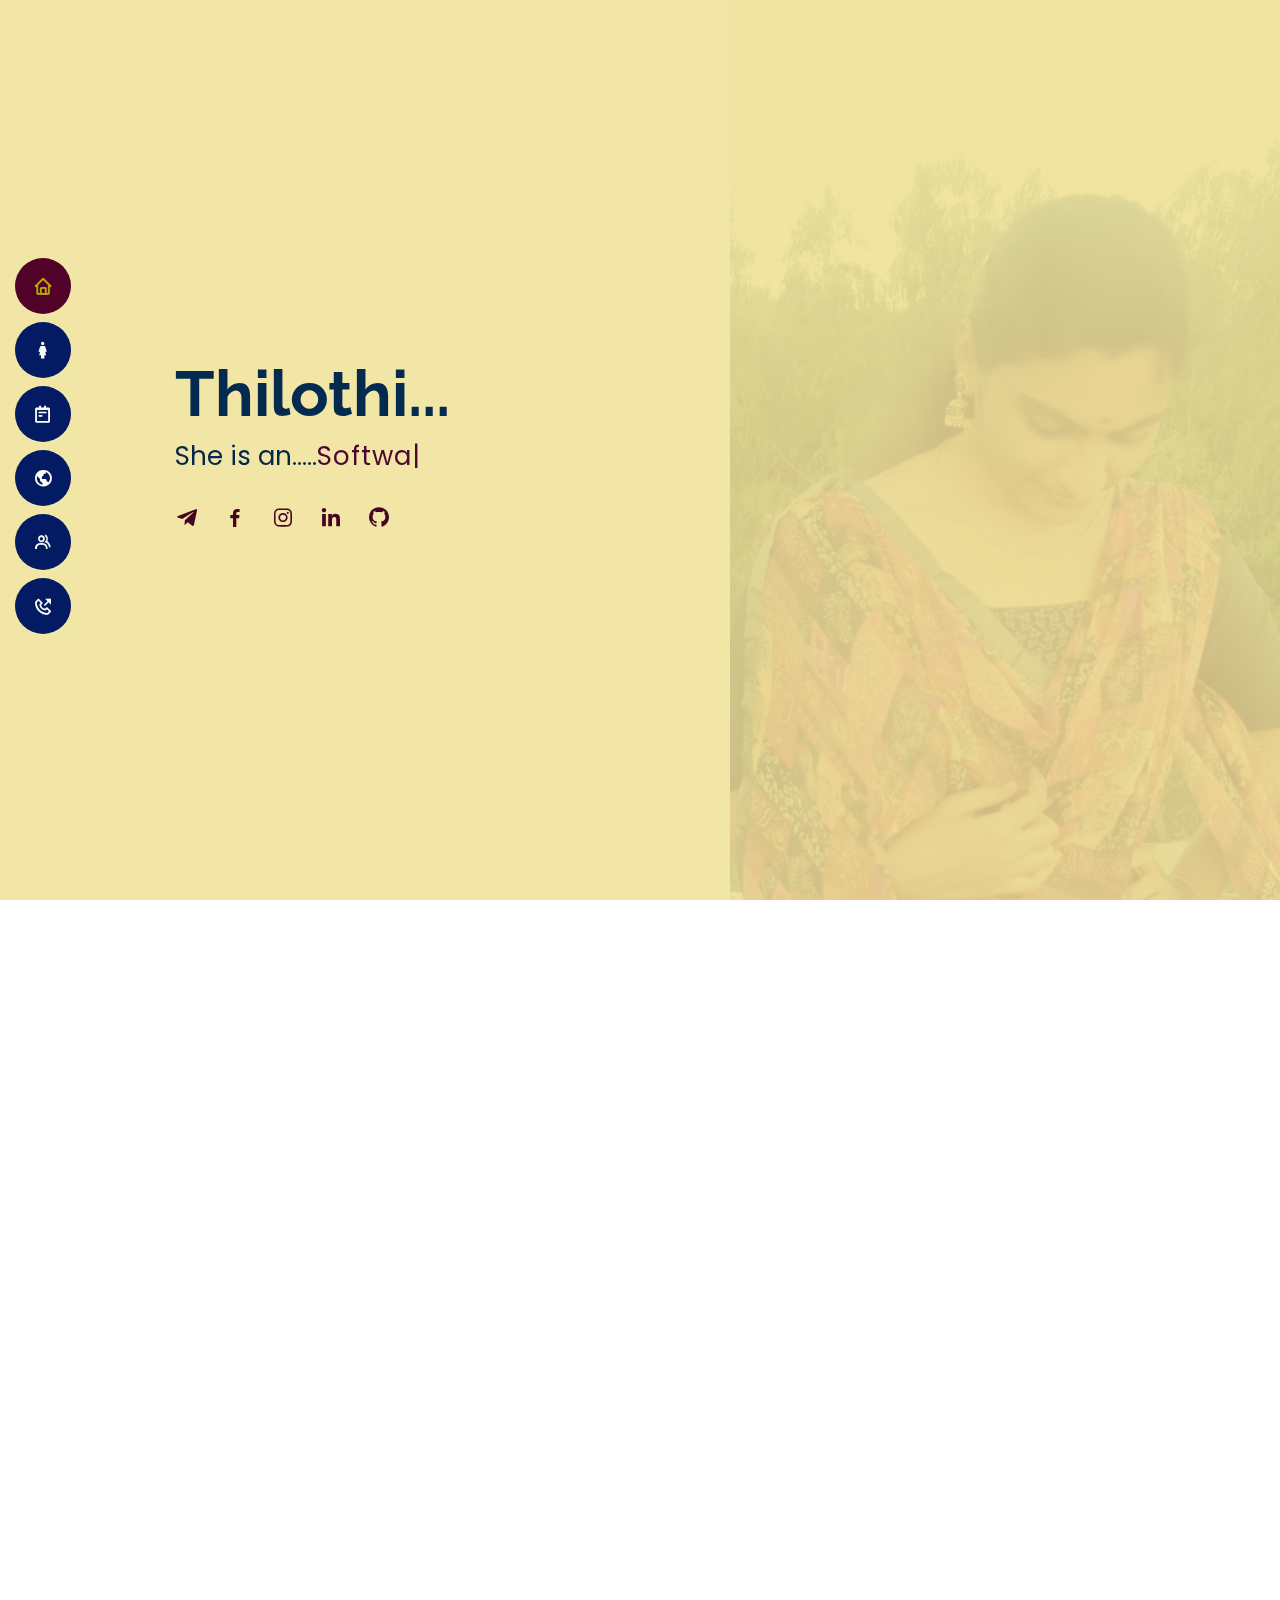
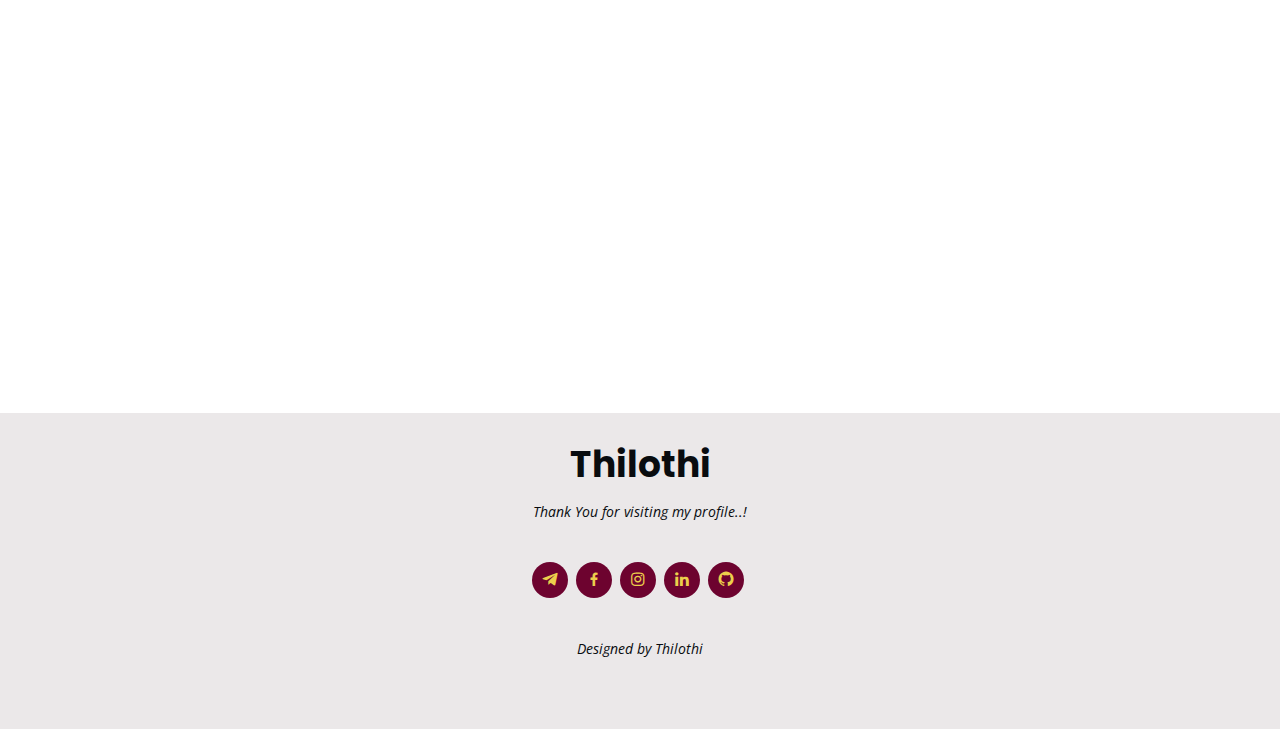
<file: index.html>
<!DOCTYPE html>
<html lang="en">

<head>
  <meta charset="utf-8">
  <meta content="width=device-width, initial-scale=1.0" name="viewport">

  <title>MyResume</title>
  <meta content="" name="description">
  <meta content="" name="keywords">

  <!-- Favicons -->
  <link href="../static/assets/img/apple-touch-icon.3.jpg" rel="icon">
  <link href="../static/assets/img/apple-touch-icon.png" rel="apple-touch-icon">

  <!-- Google Fonts -->
  <link
    href="https://fonts.googleapis.com/css?family=Open+Sans:300,300i,400,400i,600,600i,700,700i|Raleway:300,300i,400,400i,500,500i,600,600i,700,700i|Poppins:300,300i,400,400i,500,500i,600,600i,700,700i"
    rel="stylesheet">

  <!-- Vendor CSS Files -->
  <link href="../static/assets/vendor/bootstrap/css/bootstrap.min.css" rel="stylesheet">
  <link href="../static/assets/vendor/icofont/icofont.min.css" rel="stylesheet">
  <link href="../static/assets/vendor/boxicons/css/boxicons.min.css" rel="stylesheet">
  <link href="../static/assets/vendor/venobox/venobox.css" rel="stylesheet">
  <link href="../static/assets/vendor/owl.carousel/assets/owl.carousel.min.css" rel="stylesheet">
  <link href="../static/assets/vendor/aos/aos.css" rel="stylesheet">

  <!-- Template Main CSS File -->
  <link href="../static/assets/css/style.css" rel="stylesheet">

  <!-- =======================================================
  * Template Name: MyResume - v2.2.1
  * Template URL: https://bootstrapmade.com/free-html-bootstrap-template-my-resume/
  * Author: BootstrapMade.com
  * License: https://bootstrapmade.com/license/
  ======================================================== -->
</head>

<body>

  <!-- ======= Mobile nav toggle button ======= -->
  <button type="button" class="mobile-nav-toggle d-xl-none"><i class="icofont-navigation-menu"></i></button>

  <!-- ======= Header ======= -->
  <header id="header" class="d-flex flex-column justify-content-center">

    <nav class="nav-menu">
      <ul>
        <li class="active"><a href="#hero"><i class="bx bx-home"></i> <span>Home</span></a></li>
        <li><a href="#about"><i class="bx bx-female"></i> <span>About</span></a></li>
        <li><a href="#resume"><i class="bx bx-notepad"></i> <span>Resume</span></a></li>
        <li><a href="#portfolio"><i class="bx bx-world"></i> <span>Portfolio</span></a></li>
        <li><a href="#testimonials"><i class="bx bx-group"></i> <span>Testimonials</span></a></li>
        <li><a href="#contact"><i class="bx bx-phone-outgoing"></i> <span>Contact</span></a></li>
      </ul>
    </nav><!-- .nav-menu -->

  </header><!-- End Header -->

  <!-- ======= Hero Section ======= -->
  <section id="hero" class="d-flex flex-column justify-content-center">
    <div class="container" data-aos="zoom-in" data-aos-delay="100">
      <h1>Thilothi...</h1>
      <p>She is an.....<span class="typed"
          data-typed-items="Software Engineer,Fullstack Developer,Designer, Photographer"></span></p>
      <div class="social-links">
        <a href="#" class="telegram"><i class="bx bxl-telegram"></i></a>
        <a href="https://www.facebook.com/thilothi.ravichandran" class="facebook"><i class="bx bxl-facebook"></i></a>
        <a href="https://instagram.com/mystical_dove_14?igshid=qk7fp48is6ob" class="instagram"><i
            class="bx bxl-instagram"></i></a>
        <a href="https://www.linkedin.com/in/thilothi-ravichandran-5655841b7" class="linkedin"><i
            class="bx bxl-linkedin"></i></a>
        <a href="https://github.com/Thilothi-R" class="Github"><i class="bx bxl-github"></i></a>
      </div>
    </div>
  </section><!-- End Hero -->

  <main id="main">

    <!-- ======= About Section ======= -->
    <section id="about" class="about">
      <div class="container" data-aos="fade-up">

        <div class="section-title">
          <h2><i class="icofont-qq icofont-2x"></i>About</h2>
          <p>My name is Thilothi.I am completed my Bachelor of Engineering (ECE) in St.Joseph college of
            Engineering,Sriperumbudur.</p>
        </div>

        <div class="row">
          <div class="col-lg-4">
            <img src="../static/assets/img/profile.1.jpg" class="img-fluid" alt="">
          </div>
          <div class="col-lg-8 pt-4 pt-lg-0 content">
            <h3>FULLSTACK DEVELOPER</h3>
            <p>
              <i class="icofont-circled-right"></i>A full stack developer is a unicorn in the world of web development.
              <br>
              <i class="icofont-circled-right"></i> The full stack web developer must be an expert in front-end
              development, databases, and back-end development.<br>
              <i class="icofont-circled-right"></i>It is one of the hottest and trending jobs in the current job scene
              and will be there for the next few years.

            </p>
            <div class="row">
              <div class="col-lg-6">
                <ul>
                  <li><i class="icofont-dart"></i> <strong>Birthday:</strong> 4 SEP 2000</li>
                  <li><i class="icofont-dart"></i> <strong>Website:</strong> www.thilothi.com</li>
                  <li><i class="icofont-dart"></i> <strong>Phone:</strong>9876543210</li>
                  <li><i class="icofont-dart"></i> <strong>City:</strong>Thiruvarur</li>
                </ul>
              </div>
              <div class="col-lg-6">
                <ul>
                  <li><i class="icofont-dart"></i> <strong>Age:</strong> 20</li>
                  <li><i class="icofont-dart"></i> <strong>Degree:</strong>B.E(ECE)</li>
                  <li><i class="icofont-dart"></i> <strong>Email:</strong> email@thilothi.com</li>
                  <li><i class="icofont-dart"></i> <strong>Level:</strong>Fresher</li>
                </ul>
              </div>
            </div>
            <p>
              <i class="icofont-arrow-right"></i>I am a self-starter with strong interpersonal skills.<br>
              <i class="icofont-arrow-right"></i>I work efficiently both as an individual contributor as well as along
              with a team. <br>
              <i class="icofont-arrow-right"></i> I am a quick learner and believe in learning from my mistakes for I
              strongly feel that this virtue will take me ahead in life and career.</i>
            </p>
          </div>
        </div>

      </div>
    </section><!-- End About Section -->

    <!-- ======= Facts Section ======= -->
    <section id="facts" class="facts">
      <div class="container" data-aos="fade-up">

        <div class="section-title">
          <h2><i class="icofont-lens"></i> Facts</h2>
          <p>Here...You know about me little bit more...!!</p>
        </div>

        <div class="row">

          <div class="col-lg-3 col-md-6">
            <div class="count-box">
              <i class="icofont-simple-smile"></i>
              <p> <strong>Strength</strong></p>
              <p>Creativity <br>Versatility<br>Flexibility<br>Focused</p>
            </div>
          </div>

          <div class="col-lg-3 col-md-6 mt-5 mt-md-0">
            <div class="count-box">
              <i class="icofont-stuck-out-tongue"></i>
              <p> <strong>Weakness</strong></p>
              <p>Too detail oriented <br>Too sensitive</p>
            </div>
          </div>

          <div class="col-lg-3 col-md-6 mt-5 mt-lg-0">
            <div class="count-box">
              <i class="icofont-heart-eyes"></i>
              <p> <strong>Interests</strong></p>
              <p>Music <br>Travel <br>Cooking</p>
            </div>
          </div>

          <div class="col-lg-3 col-md-6 mt-5 mt-lg-0">
            <div class="count-box">
              <i class="icofont-win-trophy"></i>
              <p> <strong>Sports</strong></p>
              <p>Tennis player <br>swimmer <br>chess player</p>
            </div>
          </div>

        </div>

      </div>
    </section><!-- End Facts Section -->

    <!-- ======= Skills Section ======= -->
    <section id="skills" class="skills section-bg">
      <div class="container" data-aos="fade-up">

        <div class="section-title">
          <h2><i class="icofont-molecule icofont-2x"></i> Skills</h2>
          <p>Skills are the expertise or talent needed in order to do a job or task. Job skills allow you to do a
            particular job and life skills help you through everyday tasks. There are many different types of skills
            that can help you succeed at all aspects of your life whether it's school, work, or even a sport or hobby.
          </p>
        </div>

        <div class="row skills-content">

          <div class="col-lg-6">

            <div class="progress">
              <span class="skill">HTML 5<i class="val">100%</i></span>
              <div class="progress-bar-wrap">
                <div class="progress-bar" role="progressbar" aria-valuenow="100" aria-valuemin="0" aria-valuemax="100">
                </div>
              </div>
            </div>

            <div class="progress">
              <span class="skill">CSS 3<i class="val">90%</i></span>
              <div class="progress-bar-wrap">
                <div class="progress-bar" role="progressbar" aria-valuenow="90" aria-valuemin="0" aria-valuemax="100">
                </div>
              </div>
            </div>


            <div class="progress">
              <span class="skill">JavaScript <i class="val">75%</i></span>
              <div class="progress-bar-wrap">
                <div class="progress-bar" role="progressbar" aria-valuenow="75" aria-valuemin="0" aria-valuemax="100">
                </div>
              </div>
            </div>

          </div>

          <div class="col-lg-6">

            <div class="progress">
              <span class="skill">C <i class="val">80%</i></span>
              <div class="progress-bar-wrap">
                <div class="progress-bar" role="progressbar" aria-valuenow="80" aria-valuemin="0" aria-valuemax="100">
                </div>
              </div>
            </div>

            <div class="progress">
              <span class="skill">PYTHON<i class="val">90%</i></span>
              <div class="progress-bar-wrap">
                <div class="progress-bar" role="progressbar" aria-valuenow="90" aria-valuemin="0" aria-valuemax="100">
                </div>
              </div>
            </div>

            <div class="progress">
              <span class="skill">BOOTSTRAP 4<i class="val">80%</i></span>
              <div class="progress-bar-wrap">
                <div class="progress-bar" role="progressbar" aria-valuenow="55" aria-valuemin="0" aria-valuemax="100">
                </div>
              </div>
            </div>

          </div>

        </div>

      </div>
    </section><!-- End Skills Section -->

    <!-- ======= Resume Section ======= -->
    <section id="resume" class="resume">
      <div class="container" data-aos="fade-up">

        <div class="section-title">
          <h2> <i class="icofont-list"></i> Resume</h2>

        </div>

        <h3 class="resume-title">Summary <i class="icofont-ui-file icofont-2x"></i></h3>
        <p><i class="icofont-clip"></i>I am a self-starter with strong interpersonal skills. I work efficiently both as
          an individual contributor as well as along with a team. I seek new challenges and try to think out-of-the-box
          while looking for creative solutions to a given problem. Besides the details given in my resume, I believe in
          character, values, vision, and action. I am a quick learner and believe in learning from my mistakes for I
          strongly feel that this virtue will take me ahead in life and career.</p>
        <div class="resume-item pb-0">
          <h4>Thilothi Ravichandran</h4>

          <ul>
            <li>Thiruvarur</li>
            <li>9876543210</li>
            <li>thilothiravi@gmail.com</li>
          </ul>
        </div>

        <h3 class="resume-title">Education <i class="icofont-institution icofont-2x"></i></h3>
        <div class="resume-item">
          <h4>St.Joseph college of Engineering</h4>
          <h5>2017 - 2021</h5>
          <p><em>Bachelor of Engineering</em></p>
          <p>Electronics and Communication Engineering</p>
        </div>
        <div class="resume-item">
          <h4>St.Theresa's Girls Higher Secondary School</h4>
          <h5>2016 - 2017</h5>
          <p>12 th standard</p>
          <p>Bio-Maths</p>
        </div>
        <div class="resume-item">
          <h4>St.Theresa's Girls Higher Secondary School</h4>
          <h5>2014 - 2015</h5>
          <p>10 th standard</p>
        </div>

        <h4 class="resume-title">Certificates<i class="icofont-royal icofont-2x"></i></h4>
        <div class="resume-item">
          <i class="icofont-badge"></i>workshop on mobile manufacturing <br>
          <i class="icofont-badge"></i>International Conference on IVC-RTEAIN <br>
          <i class="icofont-badge"></i>International Conference on ICETET <br>
          <i class="icofont-badge"></i>Internship in worksbot applications

        </div>

        <h4 class="resume-title">Personal Interests<i class="icofont-woman-bird icofont-2x"></i></h4>
        <div class="resume-item">
          <i class="icofont-bulb-alt"></i>workshop on mobile manufacturing<br>
          <i class="icofont-bulb-alt"></i>International Conference on IVC-RTEAIN<br>
          <i class="icofont-bulb-alt"></i>International Conference on ICETET<br>
          <i class="icofont-bulb-alt"></i>Internship in worksbot applications<br>
        </div>



      </div>

      </div>



    </section><!-- End Resume Section -->

    <!-- ======= Portfolio Section ======= -->
    <section id="portfolio" class="portfolio section-bg">
      <div class="container" data-aos="fade-up">

        <div class="section-title">
          <h2><i class="icofont-world"></i> Portfolio</h2>
          <p></p>
        </div>

        <div class="row">
          <div class="col-lg-12 d-flex justify-content-center" data-aos="fade-up" data-aos-delay="100">
            <ul id="portfolio-flters">

              <li data-filter=".filter-app">College</li>


            </ul>
          </div>
        </div>

        <div class="row portfolio-container" data-aos="fade-up" data-aos-delay="200">

          <div class="col-lg-4 col-md-6 portfolio-item filter-app">
            <div class="portfolio-wrap">
              <img src="../static/assets/img/portfolio/portfolio.1.jpg" class="img-fluid" alt="">
              <div class="portfolio-info">

                <p>pic 1</p>
                <div class="portfolio-links">
                  <a href="../static/assets/img/portfolio/portfolio.1.jpg" data-gall="portfolioGallery" class="venobox"
                    title="App 1"><i class="bx bx-plus"></i></a>
                  <a href="portfolio-details.html" data-gall="portfolioDetailsGallery" data-vbtype="iframe"
                    class="venobox" title="Portfolio Details"><i class="bx bx-link"></i></a>
                </div>
              </div>
            </div>
          </div>

          <div class="col-lg-4 col-md-6 portfolio-item filter-web">
            <div class="portfolio-wrap">
              <img src="../static/assets/img/portfolio/portfolio.1.1.jpg" class="img-fluid" alt="">
              <div class="portfolio-info">

                <p>pic 2</p>
                <div class="portfolio-links">
                  <a href="../static/assets/img/portfolio/portfolio.1.1.jpg" data-gall="portfolioGallery"
                    class="venobox" title="Web 3"><i class="bx bx-plus"></i></a>
                  <a href="portfolio-details.html" data-gall="portfolioDetailsGallery" data-vbtype="iframe"
                    class="venobox" title="Portfolio Details"><i class="bx bx-link"></i></a>
                </div>
              </div>
            </div>
          </div>
        </div>
        <div class="row">
          <div class="col-lg-12 d-flex justify-content-center" data-aos="fade-up" data-aos-delay="100">
            <ul id="portfolio-flters">


              <li data-filter=".filter-app">Certificates</li>


            </ul>
          </div>
        </div>
        <div class="row portfolio-container" data-aos="fade-up" data-aos-delay="200">
          <div class="col-lg-4 col-md-6 portfolio-item filter-app">
            <div class="portfolio-wrap">
              <img src="../static/assets/img/portfolio/portfolio.9.jpg" class="img-fluid" alt="">
              <div class="portfolio-info">

                <p>pic 9</p>
                <div class="portfolio-links">
                  <a href="../static/assets/img/portfolio/portfolio.9.jpg" data-gall="portfolioGallery" class="venobox"
                    title="App 1"><i class="bx bx-plus"></i></a>
                  <a href="portfolio-details.html" data-gall="portfolioDetailsGallery" data-vbtype="iframe"
                    class="venobox" title="Portfolio Details"><i class="bx bx-link"></i></a>
                </div>
              </div>
            </div>
          </div>

          <div class="col-lg-4 col-md-6 portfolio-item filter-app">
            <div class="portfolio-wrap">
              <img src="../static/assets/img/portfolio/portfolio.10.jpg" class="img-fluid" alt="">
              <div class="portfolio-info">

                <p>pic 10</p>
                <div class="portfolio-links">
                  <a href="../static/assets/img/portfolio/portfolio.10.jpg" data-gall="portfolioGallery" class="venobox"
                    title="App 1"><i class="bx bx-plus"></i></a>
                  <a href="portfolio-details.html" data-gall="portfolioDetailsGallery" data-vbtype="iframe"
                    class="venobox" title="Portfolio Details"><i class="bx bx-link"></i></a>
                </div>
              </div>
            </div>
          </div>

        </div>

        <div class="row">
          <div class="col-lg-12 d-flex justify-content-center" data-aos="fade-up" data-aos-delay="100">
            <ul id="portfolio-flters">



              <li data-filter=".filter-card">travel</li>

            </ul>
          </div>
        </div>
        <div class="row portfolio-container" data-aos="fade-up" data-aos-delay="200">
          <div class="col-lg-4 col-md-6 portfolio-item filter-app">
            <div class="portfolio-wrap">
              <img src="../static/assets/img/portfolio/portfolio.2.jpg" class="img-fluid" alt="">
              <div class="portfolio-info">

                <p>pic 3</p>
                <div class="portfolio-links">
                  <a href="../static/assets/img/portfolio/portfolio.2.jpg" data-gall="portfolioGallery" class="venobox"
                    title="App 2"><i class="bx bx-plus"></i></a>
                  <a href="portfolio-details.html" data-gall="portfolioDetailsGallery" data-vbtype="iframe"
                    class="venobox" title="Portfolio Details"><i class="bx bx-link"></i></a>
                </div>
              </div>
            </div>
          </div>

          <div class="col-lg-4 col-md-6 portfolio-item filter-card">
            <div class="portfolio-wrap">
              <img src="../static/assets/img/portfolio/portfolio.4.jpg" class="img-fluid" alt="">
              <div class="portfolio-info">

                <p>pic 4</p>
                <div class="portfolio-links">
                  <a href="../static/assets/img/portfolio/portfolio.4.jpg" data-gall="portfolioGallery" class="venobox"
                    title="Card 2"><i class="bx bx-plus"></i></a>
                  <a href="portfolio-details.html" data-gall="portfolioDetailsGallery" data-vbtype="iframe"
                    class="venobox" title="Portfolio Details"><i class="bx bx-link"></i></a>
                </div>
              </div>
            </div>
          </div>

          <div class="col-lg-4 col-md-6 portfolio-item filter-web">
            <div class="portfolio-wrap">
              <img src="../static/assets/img/portfolio/portfolio.5.jpg" class="img-fluid" alt="">
              <div class="portfolio-info">

                <p>pic 5</p>
                <div class="portfolio-links">
                  <a href="../static/assets/img/portfolio/portfolio.5.jpg" data-gall="portfolioGallery" class="venobox"
                    title="Web 2"><i class="bx bx-plus"></i></a>
                  <a href="portfolio-details.html" data-gall="portfolioDetailsGallery" data-vbtype="iframe"
                    class="venobox" title="Portfolio Details"><i class="bx bx-link"></i></a>
                </div>
              </div>
            </div>
          </div>



          <div class="col-lg-4 col-md-6 portfolio-item filter-card">
            <div class="portfolio-wrap">
              <img src="../static/assets/img/portfolio/portfolio.7.jpg" class="img-fluid" alt="">
              <div class="portfolio-info">

                <p>pic 7</p>
                <div class="portfolio-links">
                  <a href="../static/assets/img/portfolio/portfolio.7.jpg" data-gall="portfolioGallery" class="venobox"
                    title="Card 1"><i class="bx bx-plus"></i></a>
                  <a href="portfolio-details.html" data-gall="portfolioDetailsGallery" data-vbtype="iframe"
                    class="venobox" title="Portfolio Details"><i class="bx bx-link"></i></a>
                </div>
              </div>
            </div>
          </div>

          <div class="col-lg-4 col-md-6 portfolio-item filter-card">
            <div class="portfolio-wrap">
              <img src="../static/assets/img/portfolio/portfolio.8.jpg" class="img-fluid" alt="">
              <div class="portfolio-info">

                <p>pic 8</p>
                <div class="portfolio-links">
                  <a href="../static/assets/img/portfolio/portfolio.8.jpg" data-gall="portfolioGallery" class="venobox"
                    title="Card 3"><i class="bx bx-plus"></i></a>
                  <a href="portfolio-details.html" data-gall="portfolioDetailsGallery" data-vbtype="iframe"
                    class="venobox" title="Portfolio Details"><i class="bx bx-link"></i></a>
                </div>
              </div>
            </div>
          </div>
        </div>







      </div>
    </section><!-- End Portfolio Section -->


    <!-- ======= Testimonials Section ======= -->
    <section id="testimonials" class="testimonials section-bg">
      <div class="container" data-aos="fade-up">

        <div class="section-title">
          <h2><i class="icofont-share"></i> Testimonials</h2>
        </div>

        <div class="owl-carousel testimonials-carousel" data-aos="zoom-in" data-aos-delay="100">

          <div class="testimonial-item">
            <img src="../static/assets/img/testimonials/testimonial.1.png" class="testimonial-img" alt="">
            <h3>Rubiya Banu</h3>
            <h4>Best friend-1</h4>
            <p>
              <i class="bx bxs-quote-alt-left quote-icon-left"></i>
              She is a partner in all my happiest and saddest memories..!
              <i class="bx bxs-quote-alt-right quote-icon-right"></i>
            </p>
          </div>

          <div class="testimonial-item">
            <img src="../static/assets/img/testimonials/testimonial.2.png" class="testimonial-img" alt="">
            <h3>Sandhiya</h3>
            <h4>Best friend-2</h4>
            <p>
              <i class="bx bxs-quote-alt-left quote-icon-left"></i>
              She is a partner in my college memories.Whatever happens..we always drop a smile in our face by doing
              silly things..!
              <i class="bx bxs-quote-alt-right quote-icon-right"></i>
            </p>
          </div>

          <div class="testimonial-item">
            <img src="../static/assets/img/testimonials/testimonial.3.png" class="testimonial-img" alt="">
            <h3>Sushma</h3>
            <h4>Best friend-3</h4>
            <p>
              <i class="bx bxs-quote-alt-left quote-icon-left"></i>
              She is one of the pillar in my life.Our school days are unforgettable..!
              <i class="bx bxs-quote-alt-right quote-icon-right"></i>
            </p>
          </div>

          <div class="testimonial-item">
            <img src="../static/assets/img/testimonials/testimonial.4.jpg" class="testimonial-img" alt="">
            <h3>Thanigachalam</h3>
            <h4>best friend -4</h4>
            <p>
              <i class="bx bxs-quote-alt-left quote-icon-left"></i>
              He is such a goodsoul in my life.Whenever i want a help ,he willtry his best..!
              <i class="bx bxs-quote-alt-right quote-icon-right"></i>
            </p>
          </div>



        </div>

      </div>
    </section><!-- End Testimonials Section -->

    <!-- ======= Contact Section ======= -->
    <section id="contact" class="contact">
      <div class="container" data-aos="fade-up">

        <div class="section-title">
          <h2><i class="icofont-phone"></i> Contact</h2>
        </div>

        <div class="row mt-1">

          <div class="col-lg-4">
            <div class="info">
              <div class="address">
                <i class="icofont-google-map"></i>
                <h4>Location:</h4>
                <p>Thiruvarur</p>
              </div>

              <div class="email">
                <i class="icofont-envelope"></i>
                <h4>Email:</h4>
                <p>thilothi@example.com</p>
              </div>

              <div class="phone">
                <i class="icofont-phone"></i>
                <h4>Call:</h4>
                <p>9876543210</p>
              </div>

            </div>

          </div>

          <div class="col-lg-8 mt-5 mt-lg-0">

            <form action="forms/contact.php" method="post" role="form" class="php-email-form">
              <div class="form-row">
                <div class="col-md-6 form-group">
                  <input type="text" name="name" class="form-control" id="name" placeholder="Your Name"
                    data-rule="minlen:4" data-msg="Please enter at least 4 chars" />
                  <div class="validate"></div>
                </div>
                <div class="col-md-6 form-group">
                  <input type="email" class="form-control" name="email" id="email" placeholder="Your Email"
                    data-rule="email" data-msg="Please enter a valid email" />
                  <div class="validate"></div>
                </div>
              </div>
              <div class="form-group">
                <input type="text" class="form-control" name="subject" id="subject" placeholder="Subject"
                  data-rule="minlen:4" data-msg="Please enter at least 8 chars of subject" />
                <div class="validate"></div>
              </div>
              <div class="form-group">
                <textarea class="form-control" name="message" rows="5" data-rule="required"
                  data-msg="Please write something for us" placeholder="Message"></textarea>
                <div class="validate"></div>
              </div>
              <div class="mb-3">
                <div class="loading">Loading</div>
                <div class="error-message"></div>
                <div class="sent-message">Your message has been sent. Thank you!</div>
              </div>
              <div class="text-center"><button type="submit">Send Message</button></div>
            </form>

          </div>

        </div>

      </div>
    </section><!-- End Contact Section -->

  </main><!-- End #main -->

  <!-- ======= Footer ======= -->
  <footer id="footer">
    <div class="container">
      <h3>Thilothi</h3>
      <p>Thank You for visiting my profile..!</p>
      <div class="social-links">
        <a href="#" class="telegram"><i class="bx bxl-telegram"></i></a>
        <a href="https://www.facebook.com/thilothi.ravichandran" class="facebook"><i class="bx bxl-facebook"></i></a>
        <a href="https://instagram.com/mystical_dove_14?igshid=qk7fp48is6ob" class="instagram"><i
            class="bx bxl-instagram"></i></a>
        <a href="https://www.linkedin.com/in/thilothi-ravichandran-5655841b7" class="linkedin"><i
            class="bx bxl-linkedin"></i></a>
        <a href="https://github.com/Thilothi-R" class="Github"><i class="bx bxl-github"></i></a>
      </div>

      <!-- All the links in the footer should remain intact. -->
      <!-- You can delete the links only if you purchased the pro version. -->
      <!-- Licensing information: [license-url] -->
      <!-- Purchase the pro version with working PHP/AJAX contact form: https://bootstrapmade.com/free-html-bootstrap-template-my-resume/ -->
      <p>Designed by Thilothi</p>
    </div>
    </div>
  </footer><!-- End Footer -->

  <a href="#" class="back-to-top"><i class="bx bx-up-arrow-alt"></i></a>
  <div id="preloader"></div>

  <!-- Vendor JS Files -->
  <script src="../static/assets/vendor/jquery/jquery.min.js"></script>
  <script src="../static/assets/vendor/bootstrap/js/bootstrap.bundle.min.js"></script>
  <script src="../static/assets/vendor/jquery.easing/jquery.easing.min.js"></script>
  <script src="../static/assets/vendor/php-email-form/validate.js"></script>
  <script src="../static/assets/vendor/waypoints/jquery.waypoints.min.js"></script>
  <script src="../static/assets/vendor/counterup/counterup.min.js"></script>
  <script src="../static/assets/vendor/isotope-layout/isotope.pkgd.min.js"></script>
  <script src="../static/assets/vendor/venobox/venobox.min.js"></script>
  <script src="../static/assets/vendor/owl.carousel/owl.carousel.min.js"></script>
  <script src="../static/assets/vendor/typed.js/typed.min.js"></script>
  <script src="../static/assets/vendor/aos/aos.js"></script>

  <!-- Template Main JS File -->
  <script src="../static/assets/js/main.js"></script>

</body>

</html>
</file>
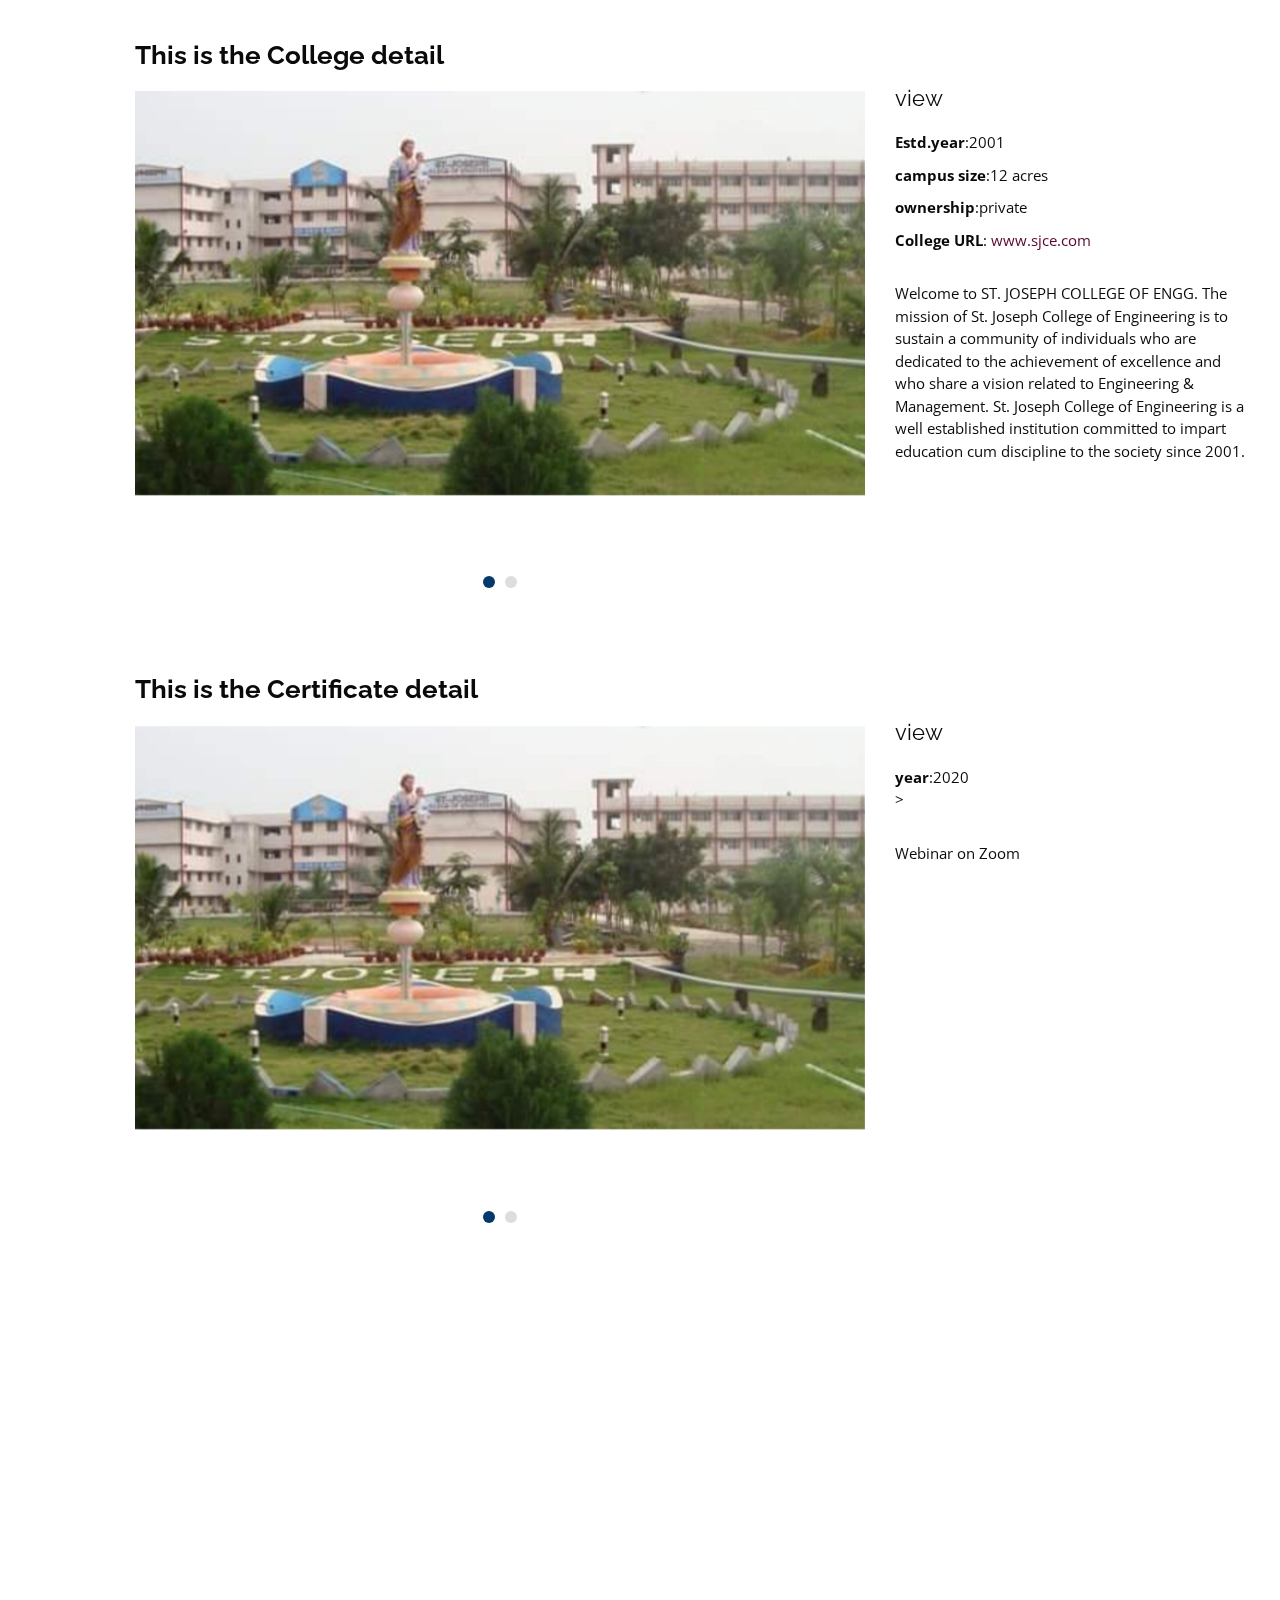
<file: portfolio-details.html>
<!DOCTYPE html>
<html lang="en">

<head>
  <meta charset="utf-8">
  <meta content="width=device-width, initial-scale=1.0" name="viewport">

  <title>Portfolio Details - Personal Bootstrap Template</title>
  <meta content="" name="description">
  <meta content="" name="keywords">

  <!-- Favicons -->
  <link href="../static/assets/img/favicon.png" rel="icon">
  <link href="../static/assets/img/apple-touch-icon.png" rel="apple-touch-icon">

  <!-- Google Fonts -->
  <link
    href="https://fonts.googleapis.com/css?family=Open+Sans:300,300i,400,400i,600,600i,700,700i|Raleway:300,300i,400,400i,500,500i,600,600i,700,700i|Poppins:300,300i,400,400i,500,500i,600,600i,700,700i"
    rel="stylesheet">

  <!-- Vendor CSS Files -->
  <link href="../static/assets/vendor/bootstrap/css/bootstrap.min.css" rel="stylesheet">
  <link href="../static/assets/vendor/icofont/icofont.min.css" rel="stylesheet">
  <link href="../static/assets/vendor/boxicons/css/boxicons.min.css" rel="stylesheet">
  <link href="../static/assets/vendor/venobox/venobox.css" rel="stylesheet">
  <link href="../static/assets/vendor/owl.carousel/assets/owl.carousel.min.css" rel="stylesheet">
  <link href="../static/assets/vendor/aos/aos.css" rel="stylesheet">

  <!-- Template Main CSS File -->
  <link href="../static/assets/css/style.css" rel="stylesheet">

  <!-- =======================================================
  * Template Name: MyResume - v2.2.1
  * Template URL: https://bootstrapmade.com/free-html-bootstrap-template-my-resume/
  * Author: BootstrapMade.com
  * License: https://bootstrapmade.com/license/
  ======================================================== -->
</head>

<body>

  <main id="main">

    <!-- ======= Portfolio Details ======= -->
    <section id="portfolio-details" class="portfolio-details">
      <div class="container" data-aos="fade-up">

        <div class="row">

          <div class="col-lg-8">
            <h2 class="portfolio-title">This is the College detail</h2>
            <div class="owl-carousel portfolio-details-carousel">
              <img src="../static/assets/img/portfolio/portfolio.1.jpg" class="img-fluid" alt="">
              <img src="../static/assets/img/portfolio/portfolio.1.1.jpg" class="img-fluid" alt="">
            </div>
          </div>

          <div class="col-lg-4 portfolio-info">
            <h3>view</h3>
            <ul>
              <li><strong>Estd.year</strong>:2001</li>
              <li><strong>campus size</strong>:12 acres</li>
              <li><strong>ownership</strong>:private</li>
              <li><strong>College URL</strong>: <a href="#">www.sjce.com</a></li>
            </ul>

            <p>Welcome to
              ST. JOSEPH COLLEGE OF ENGG.
              The mission of St. Joseph College of Engineering is to sustain a community of individuals who are
              dedicated to the achievement of excellence and who share a vision related to Engineering & Management. St.
              Joseph College of Engineering is a well established institution committed to impart education cum
              discipline to the society since 2001.

            </p>
          </div>

        </div>
      </div>
    </section>

    <section id="portfolio-details" class="portfolio-details">
      <div class="container" data-aos="fade-up">

        <div class="row">

          <div class="col-lg-8">
            <h2 class="portfolio-title">This is the Certificate  detail</h2>
            <div class="owl-carousel portfolio-details-carousel">
              <img src="../static/assets/img/portfolio/portfolio.1.jpg" class="img-fluid" alt="">
              <img src="../static/assets/img/portfolio/portfolio.1.1.jpg" class="img-fluid" alt="">
            </div>
          </div>

          <div class="col-lg-4 portfolio-info">
            <h3>view</h3>
            <ul>
              <li><strong>year</strong>:2020</li>
              >
            </ul>

            <p>Webinar on Zoom 
            </p>
          </div>

        </div>
      </div>
    </section>
    <section id="portfolio-details" class="portfolio-details">
      <div class="container" data-aos="fade-up">
        <div class="row">

          <div class="col-lg-8">
            <h2 class="portfolio-title">details</h2>
            <div class="owl-carousel portfolio-details-carousel">
              <img src="../static/assets/img/portfolio/portfolio.4.jpg" class="img-fluid" alt="">
            </div>
          </div>

          <div class="col-lg-4 portfolio-info">
            <h3>view</h3>
            <ul>
              <li><strong>place</strong>:Pamban bridge</li>
              <li><strong>visiting year</strong>:2012</li>

              <p>
                Pamban bridge is a railway bridge which connects the town of mandapam in mainland India with Pamban
                Island
                and rameswaram.Opened on 24 February 1914,It was the first sea bridge in India.
              </p>
          </div>
          <div class="col-lg-8">
            <h2 class="portfolio-title">details</h2>
            <div class="owl-carousel portfolio-details-carousel">
              <img src="../static/assets/img/portfolio/portfolio.7.jpg" class="img-fluid" alt="">
            </div>
          </div>

          <div class="col-lg-4 portfolio-info">
            <h3>view</h3>
            <ul>
              <li><strong>place</strong>:coimbatore</li>
              <li><strong>visiting year</strong>:2017</li>

              <p>
                Coimbatore is a city in the south Indian state of Tamil Nadu.
              </p>
          </div>

        </div>

      </div>
    </section>



    <!-- End Portfolio Details -->

  </main><!-- End #main -->

  <a href="#" class="back-to-top"><i class="bx bx-up-arrow-alt"></i></a>
  <div id="preloader"></div>

  <!-- Vendor JS Files -->
  <script src="../static/assets/vendor/jquery/jquery.min.js"></script>
  <script src="../static/assets/vendor/bootstrap/js/bootstrap.bundle.min.js"></script>
  <script src="../static/assets/vendor/jquery.easing/jquery.easing.min.js"></script>
  <script src="../static/assets/vendor/php-email-form/validate.js"></script>
  <script src="../static/assets/vendor/waypoints/jquery.waypoints.min.js"></script>
  <script src="../static/assets/vendor/counterup/counterup.min.js"></script>
  <script src="../static/assets/vendor/isotope-layout/isotope.pkgd.min.js"></script>
  <script src="../static/assets/vendor/venobox/venobox.min.js"></script>
  <script src="../static/assets/vendor/owl.carousel/owl.carousel.min.js"></script>
  <script src="../static/assets/vendor/typed.js/typed.min.js"></script>
  <script src="../static/assets/vendor/aos/aos.js"></script>

  <!-- Template Main JS File -->
  <script src="../static/assets/js/main.js"></script>

</body>

</html>
</file>
<file: static/assets/vendor/venobox/venobox.css>
/* ------ venobox.css --------*/
.vbox-overlay *, .vbox-overlay *:before, .vbox-overlay *:after{
    -webkit-backface-visibility: hidden;
    -webkit-box-sizing:border-box;
    -moz-box-sizing:border-box;
    box-sizing:border-box;
}
.vbox-overlay * { 
    -webkit-backface-visibility: visible;
    backface-visibility: visible;
}
.vbox-overlay{
    display: -webkit-flex;
    display: flex;
    -webkit-flex-direction: column;
    flex-direction: column;
    -webkit-justify-content: center;
    justify-content: center;
    -webkit-align-items: center;
    align-items: center;
    position: fixed;
    left: 0;
    top: 0;
    bottom: 0;
    right: 0;
    z-index: 999999;
}

/* ----- navigation ----- */
.vbox-title{
    width: 100%;
    height: 40px;
    float: left;
    text-align: center;
    line-height: 28px;
    font-size: 12px;
    padding: 6px 50px;
    overflow: hidden;
    position: fixed;
    display: none;
    left: 0;
    z-index: 89;
}
.vbox-close{
    cursor: pointer;
    position: fixed;
    top: -1px;
    right: 0;
    width: 50px;
    height: 40px;
    padding: 6px;
    display: block;
    background-position:10px center;
    overflow: hidden;
    font-size: 24px;
    line-height: 1;
    text-align: center;
    z-index: 99;
}
.vbox-left{
    cursor: pointer;
    position: fixed;
    left: 0;
    height: 40px;
    overflow: hidden;
    line-height: 28px;
    font-size: 12px;
    z-index: 99;
    display: flex;
    align-items:center;
}
.vbox-num{
    display: inline-block;
    margin: 6px 0 6px 15px;
}
/* ----- Social share ----- */
.vbox-share{
    line-height: 28px;
    font-size: 12px;
    overflow: hidden;
    position: fixed;
    left: 0;
    z-index: 98;
    display: flex;
    align-items:center;
    justify-content: center;
    width: 100%;
    text-align: center;
}
.vbox-share svg{
    max-height: 28px;
    width: 28px;
    z-index: 10;
    margin-left: 12px;
    margin-top: 6px;
    margin-bottom: 6px;
    vertical-align: middle;
}


/* ----- navigation ARROWS ----- */
.vbox-next, .vbox-prev{
    position: fixed;
    top: 50%;
    margin-top: -15px;
    overflow: hidden;
    cursor: pointer;
    display: block;
    width: 45px;
    height: 45px;
    z-index: 99;
}
.vbox-next span, .vbox-prev span{
    position: relative;
    width: 20px;
    height: 20px;
    border: 2px solid transparent;
    border-top-color: #B6B6B6;
    border-right-color: #B6B6B6;
    text-indent: -100px;
    position: absolute;
    top: 8px;
    display: block;
}
.vbox-prev{
    left: 15px;
}
.vbox-next{
    right: 15px;
}
.vbox-prev span{
    left: 10px;
    -ms-transform: rotate(-135deg);
    -webkit-transform: rotate(-135deg);
    transform: rotate(-135deg);
}
.vbox-next span{
    -ms-transform: rotate(45deg);
    -webkit-transform: rotate(45deg);
    transform: rotate(45deg);
    right: 10px;
}
/* ------- inline window ------ */
.vbox-inline{
    width: 420px;
    height: 315px;
    height: 70vh;
    padding: 10px;
    background: #fff;
    margin: 0 auto;
    overflow: auto;
    text-align: left;
}
/* ------- Video & iFrames window ------ */
.venoframe{
    max-width: 100%;
    width: 100%;
    border: none;
    width: 100%;
    height: 260px;
    height: 70vh;
}
.venoframe.vbvid{
    height: 260px;
}
@media (min-width: 768px) {
    .venoframe, .vbox-inline{
        width: 90%;
        height: 360px;
        height: 70vh;
    }
    .venoframe.vbvid{
        width: 640px;
        height: 360px;
    }
}
@media (min-width: 992px) {
    .venoframe, .vbox-inline{
        max-width: 1200px;
        width: 80%;
        height: 540px;
        height: 70vh;
    }
    .venoframe.vbvid{
        width: 960px;
        height: 540px;
    }
}
/* 
Please do NOT edit this part! 
or at least read this note: http://i.imgur.com/7C0ws9e.gif
*/
.vbox-open{
    overflow: hidden;
}
.vbox-container{
    position: absolute;
    left: 0;
    right: 0;
    top: 0;
    bottom: 0;
    overflow-x: hidden;
    overflow-y: scroll;
    overflow-scrolling: touch;
    -webkit-overflow-scrolling: touch;
    z-index: 20;
    max-height: 100%;

}

.vbox-content{
    text-align: center;
    float: left;
    width: 100%;
    position: relative;
    overflow: hidden;
    padding: 20px 4%;
}
.vbox-container img{
    max-width: 100%;
    height: auto;
}
.vbox-figlio{
    box-shadow: 0 0 12px rgba(0,0,0,0.19), 0 6px 6px rgba(0,0,0,0.23);
    max-width: 100%;
    text-align: initial;
}
img.vbox-figlio{
    -webkit-user-select: none;
-khtml-user-select: none;
-moz-user-select: none;
-o-user-select: none;
user-select: none;
}
.vbox-content.swipe-left{
    margin-left: -200px !important;
}
.vbox-content.swipe-right{
    margin-left: 200px !important;
}
.vbox-animated{
    webkit-transition: margin 300ms ease-out;
    transition: margin 300ms ease-out;
}

/* ---------- preloader ----------
 * SPINKIT 
 * http://tobiasahlin.com/spinkit/
-------------------------------- */
.sk-double-bounce,.sk-rotating-plane{width:40px;height:40px;margin:40px auto}.sk-rotating-plane{background-color:#333;-webkit-animation:sk-rotatePlane 1.2s infinite ease-in-out;animation:sk-rotatePlane 1.2s infinite ease-in-out}@-webkit-keyframes sk-rotatePlane{0%{-webkit-transform:perspective(120px) rotateX(0) rotateY(0);transform:perspective(120px) rotateX(0) rotateY(0)}50%{-webkit-transform:perspective(120px) rotateX(-180.1deg) rotateY(0);transform:perspective(120px) rotateX(-180.1deg) rotateY(0)}100%{-webkit-transform:perspective(120px) rotateX(-180deg) rotateY(-179.9deg);transform:perspective(120px) rotateX(-180deg) rotateY(-179.9deg)}}@keyframes sk-rotatePlane{0%{-webkit-transform:perspective(120px) rotateX(0) rotateY(0);transform:perspective(120px) rotateX(0) rotateY(0)}50%{-webkit-transform:perspective(120px) rotateX(-180.1deg) rotateY(0);transform:perspective(120px) rotateX(-180.1deg) rotateY(0)}100%{-webkit-transform:perspective(120px) rotateX(-180deg) rotateY(-179.9deg);transform:perspective(120px) rotateX(-180deg) rotateY(-179.9deg)}}.sk-double-bounce{position:relative}.sk-double-bounce .sk-child{width:100%;height:100%;border-radius:50%;background-color:#333;opacity:.6;position:absolute;top:0;left:0;-webkit-animation:sk-doubleBounce 2s infinite ease-in-out;animation:sk-doubleBounce 2s infinite ease-in-out}.sk-chasing-dots .sk-child,.sk-spinner-pulse,.sk-three-bounce .sk-child{background-color:#333;border-radius:100%}.sk-double-bounce .sk-double-bounce2{-webkit-animation-delay:-1s;animation-delay:-1s}@-webkit-keyframes sk-doubleBounce{0%,100%{-webkit-transform:scale(0);transform:scale(0)}50%{-webkit-transform:scale(1);transform:scale(1)}}@keyframes sk-doubleBounce{0%,100%{-webkit-transform:scale(0);transform:scale(0)}50%{-webkit-transform:scale(1);transform:scale(1)}}.sk-wave{margin:40px auto;width:50px;height:40px;text-align:center;font-size:10px}.sk-wave .sk-rect{background-color:#333;height:100%;width:6px;display:inline-block;-webkit-animation:sk-waveStretchDelay 1.2s infinite ease-in-out;animation:sk-waveStretchDelay 1.2s infinite ease-in-out}.sk-wave .sk-rect1{-webkit-animation-delay:-1.2s;animation-delay:-1.2s}.sk-wave .sk-rect2{-webkit-animation-delay:-1.1s;animation-delay:-1.1s}.sk-wave .sk-rect3{-webkit-animation-delay:-1s;animation-delay:-1s}.sk-wave .sk-rect4{-webkit-animation-delay:-.9s;animation-delay:-.9s}.sk-wave .sk-rect5{-webkit-animation-delay:-.8s;animation-delay:-.8s}@-webkit-keyframes sk-waveStretchDelay{0%,100%,40%{-webkit-transform:scaleY(.4);transform:scaleY(.4)}20%{-webkit-transform:scaleY(1);transform:scaleY(1)}}@keyframes sk-waveStretchDelay{0%,100%,40%{-webkit-transform:scaleY(.4);transform:scaleY(.4)}20%{-webkit-transform:scaleY(1);transform:scaleY(1)}}.sk-wandering-cubes{margin:40px auto;width:40px;height:40px;position:relative}.sk-wandering-cubes .sk-cube{background-color:#333;width:10px;height:10px;position:absolute;top:0;left:0;-webkit-animation:sk-wanderingCube 1.8s ease-in-out -1.8s infinite both;animation:sk-wanderingCube 1.8s ease-in-out -1.8s infinite both}.sk-chasing-dots,.sk-spinner-pulse{width:40px;height:40px;margin:40px auto}.sk-wandering-cubes .sk-cube2{-webkit-animation-delay:-.9s;animation-delay:-.9s}@-webkit-keyframes sk-wanderingCube{0%{-webkit-transform:rotate(0);transform:rotate(0)}25%{-webkit-transform:translateX(30px) rotate(-90deg) scale(.5);transform:translateX(30px) rotate(-90deg) scale(.5)}50%{-webkit-transform:translateX(30px) translateY(30px) rotate(-179deg);transform:translateX(30px) translateY(30px) rotate(-179deg)}50.1%{-webkit-transform:translateX(30px) translateY(30px) rotate(-180deg);transform:translateX(30px) translateY(30px) rotate(-180deg)}75%{-webkit-transform:translateX(0) translateY(30px) rotate(-270deg) scale(.5);transform:translateX(0) translateY(30px) rotate(-270deg) scale(.5)}100%{-webkit-transform:rotate(-360deg);transform:rotate(-360deg)}}@keyframes sk-wanderingCube{0%{-webkit-transform:rotate(0);transform:rotate(0)}25%{-webkit-transform:translateX(30px) rotate(-90deg) scale(.5);transform:translateX(30px) rotate(-90deg) scale(.5)}50%{-webkit-transform:translateX(30px) translateY(30px) rotate(-179deg);transform:translateX(30px) translateY(30px) rotate(-179deg)}50.1%{-webkit-transform:translateX(30px) translateY(30px) rotate(-180deg);transform:translateX(30px) translateY(30px) rotate(-180deg)}75%{-webkit-transform:translateX(0) translateY(30px) rotate(-270deg) scale(.5);transform:translateX(0) translateY(30px) rotate(-270deg) scale(.5)}100%{-webkit-transform:rotate(-360deg);transform:rotate(-360deg)}}.sk-spinner-pulse{-webkit-animation:sk-pulseScaleOut 1s infinite ease-in-out;animation:sk-pulseScaleOut 1s infinite ease-in-out}@-webkit-keyframes sk-pulseScaleOut{0%{-webkit-transform:scale(0);transform:scale(0)}100%{-webkit-transform:scale(1);transform:scale(1);opacity:0}}@keyframes sk-pulseScaleOut{0%{-webkit-transform:scale(0);transform:scale(0)}100%{-webkit-transform:scale(1);transform:scale(1);opacity:0}}.sk-chasing-dots{position:relative;text-align:center;-webkit-animation:sk-chasingDotsRotate 2s infinite linear;animation:sk-chasingDotsRotate 2s infinite linear}.sk-chasing-dots .sk-child{width:60%;height:60%;display:inline-block;position:absolute;top:0;-webkit-animation:sk-chasingDotsBounce 2s infinite ease-in-out;animation:sk-chasingDotsBounce 2s infinite ease-in-out}.sk-chasing-dots .sk-dot2{top:auto;bottom:0;-webkit-animation-delay:-1s;animation-delay:-1s}@-webkit-keyframes sk-chasingDotsRotate{100%{-webkit-transform:rotate(360deg);transform:rotate(360deg)}}@keyframes sk-chasingDotsRotate{100%{-webkit-transform:rotate(360deg);transform:rotate(360deg)}}@-webkit-keyframes sk-chasingDotsBounce{0%,100%{-webkit-transform:scale(0);transform:scale(0)}50%{-webkit-transform:scale(1);transform:scale(1)}}@keyframes sk-chasingDotsBounce{0%,100%{-webkit-transform:scale(0);transform:scale(0)}50%{-webkit-transform:scale(1);transform:scale(1)}}.sk-three-bounce{margin:40px auto;width:80px;text-align:center}.sk-three-bounce .sk-child{width:20px;height:20px;display:inline-block;-webkit-animation:sk-three-bounce 1.4s ease-in-out 0s infinite both;animation:sk-three-bounce 1.4s ease-in-out 0s infinite both}.sk-circle .sk-child:before,.sk-fading-circle .sk-circle:before{display:block;border-radius:100%;content:'';background-color:#333}.sk-three-bounce .sk-bounce1{-webkit-animation-delay:-.32s;animation-delay:-.32s}.sk-three-bounce .sk-bounce2{-webkit-animation-delay:-.16s;animation-delay:-.16s}@-webkit-keyframes sk-three-bounce{0%,100%,80%{-webkit-transform:scale(0);transform:scale(0)}40%{-webkit-transform:scale(1);transform:scale(1)}}@keyframes sk-three-bounce{0%,100%,80%{-webkit-transform:scale(0);transform:scale(0)}40%{-webkit-transform:scale(1);transform:scale(1)}}.sk-circle{margin:40px auto;width:40px;height:40px;position:relative}.sk-circle .sk-child{width:100%;height:100%;position:absolute;left:0;top:0}.sk-circle .sk-child:before{margin:0 auto;width:15%;height:15%;-webkit-animation:sk-circleBounceDelay 1.2s infinite ease-in-out both;animation:sk-circleBounceDelay 1.2s infinite ease-in-out both}.sk-circle .sk-circle2{-webkit-transform:rotate(30deg);-ms-transform:rotate(30deg);transform:rotate(30deg)}.sk-circle .sk-circle3{-webkit-transform:rotate(60deg);-ms-transform:rotate(60deg);transform:rotate(60deg)}.sk-circle .sk-circle4{-webkit-transform:rotate(90deg);-ms-transform:rotate(90deg);transform:rotate(90deg)}.sk-circle .sk-circle5{-webkit-transform:rotate(120deg);-ms-transform:rotate(120deg);transform:rotate(120deg)}.sk-circle .sk-circle6{-webkit-transform:rotate(150deg);-ms-transform:rotate(150deg);transform:rotate(150deg)}.sk-circle .sk-circle7{-webkit-transform:rotate(180deg);-ms-transform:rotate(180deg);transform:rotate(180deg)}.sk-circle .sk-circle8{-webkit-transform:rotate(210deg);-ms-transform:rotate(210deg);transform:rotate(210deg)}.sk-circle .sk-circle9{-webkit-transform:rotate(240deg);-ms-transform:rotate(240deg);transform:rotate(240deg)}.sk-circle .sk-circle10{-webkit-transform:rotate(270deg);-ms-transform:rotate(270deg);transform:rotate(270deg)}.sk-circle .sk-circle11{-webkit-transform:rotate(300deg);-ms-transform:rotate(300deg);transform:rotate(300deg)}.sk-circle .sk-circle12{-webkit-transform:rotate(330deg);-ms-transform:rotate(330deg);transform:rotate(330deg)}.sk-circle .sk-circle2:before{-webkit-animation-delay:-1.1s;animation-delay:-1.1s}.sk-circle .sk-circle3:before{-webkit-animation-delay:-1s;animation-delay:-1s}.sk-circle .sk-circle4:before{-webkit-animation-delay:-.9s;animation-delay:-.9s}.sk-circle .sk-circle5:before{-webkit-animation-delay:-.8s;animation-delay:-.8s}.sk-circle .sk-circle6:before{-webkit-animation-delay:-.7s;animation-delay:-.7s}.sk-circle .sk-circle7:before{-webkit-animation-delay:-.6s;animation-delay:-.6s}.sk-circle .sk-circle8:before{-webkit-animation-delay:-.5s;animation-delay:-.5s}.sk-circle .sk-circle9:before{-webkit-animation-delay:-.4s;animation-delay:-.4s}.sk-circle .sk-circle10:before{-webkit-animation-delay:-.3s;animation-delay:-.3s}.sk-circle .sk-circle11:before{-webkit-animation-delay:-.2s;animation-delay:-.2s}.sk-circle .sk-circle12:before{-webkit-animation-delay:-.1s;animation-delay:-.1s}@-webkit-keyframes sk-circleBounceDelay{0%,100%,80%{-webkit-transform:scale(0);transform:scale(0)}40%{-webkit-transform:scale(1);transform:scale(1)}}@keyframes sk-circleBounceDelay{0%,100%,80%{-webkit-transform:scale(0);transform:scale(0)}40%{-webkit-transform:scale(1);transform:scale(1)}}.sk-cube-grid{width:40px;height:40px;margin:40px auto}.sk-cube-grid .sk-cube{width:33.33%;height:33.33%;background-color:#333;float:left;-webkit-animation:sk-cubeGridScaleDelay 1.3s infinite ease-in-out;animation:sk-cubeGridScaleDelay 1.3s infinite ease-in-out}.sk-cube-grid .sk-cube1{-webkit-animation-delay:.2s;animation-delay:.2s}.sk-cube-grid .sk-cube2{-webkit-animation-delay:.3s;animation-delay:.3s}.sk-cube-grid .sk-cube3{-webkit-animation-delay:.4s;animation-delay:.4s}.sk-cube-grid .sk-cube4{-webkit-animation-delay:.1s;animation-delay:.1s}.sk-cube-grid .sk-cube5{-webkit-animation-delay:.2s;animation-delay:.2s}.sk-cube-grid .sk-cube6{-webkit-animation-delay:.3s;animation-delay:.3s}.sk-cube-grid .sk-cube7{-webkit-animation-delay:0ms;animation-delay:0ms}.sk-cube-grid .sk-cube8{-webkit-animation-delay:.1s;animation-delay:.1s}.sk-cube-grid .sk-cube9{-webkit-animation-delay:.2s;animation-delay:.2s}@-webkit-keyframes sk-cubeGridScaleDelay{0%,100%,70%{-webkit-transform:scale3D(1,1,1);transform:scale3D(1,1,1)}35%{-webkit-transform:scale3D(0,0,1);transform:scale3D(0,0,1)}}@keyframes sk-cubeGridScaleDelay{0%,100%,70%{-webkit-transform:scale3D(1,1,1);transform:scale3D(1,1,1)}35%{-webkit-transform:scale3D(0,0,1);transform:scale3D(0,0,1)}}.sk-fading-circle{margin:40px auto;width:40px;height:40px;position:relative}.sk-fading-circle .sk-circle{width:100%;height:100%;position:absolute;left:0;top:0}.sk-fading-circle .sk-circle:before{margin:0 auto;width:15%;height:15%;-webkit-animation:sk-circleFadeDelay 1.2s infinite ease-in-out both;animation:sk-circleFadeDelay 1.2s infinite ease-in-out both}.sk-fading-circle .sk-circle2{-webkit-transform:rotate(30deg);-ms-transform:rotate(30deg);transform:rotate(30deg)}.sk-fading-circle .sk-circle3{-webkit-transform:rotate(60deg);-ms-transform:rotate(60deg);transform:rotate(60deg)}.sk-fading-circle .sk-circle4{-webkit-transform:rotate(90deg);-ms-transform:rotate(90deg);transform:rotate(90deg)}.sk-fading-circle .sk-circle5{-webkit-transform:rotate(120deg);-ms-transform:rotate(120deg);transform:rotate(120deg)}.sk-fading-circle .sk-circle6{-webkit-transform:rotate(150deg);-ms-transform:rotate(150deg);transform:rotate(150deg)}.sk-fading-circle .sk-circle7{-webkit-transform:rotate(180deg);-ms-transform:rotate(180deg);transform:rotate(180deg)}.sk-fading-circle .sk-circle8{-webkit-transform:rotate(210deg);-ms-transform:rotate(210deg);transform:rotate(210deg)}.sk-fading-circle .sk-circle9{-webkit-transform:rotate(240deg);-ms-transform:rotate(240deg);transform:rotate(240deg)}.sk-fading-circle .sk-circle10{-webkit-transform:rotate(270deg);-ms-transform:rotate(270deg);transform:rotate(270deg)}.sk-fading-circle .sk-circle11{-webkit-transform:rotate(300deg);-ms-transform:rotate(300deg);transform:rotate(300deg)}.sk-fading-circle .sk-circle12{-webkit-transform:rotate(330deg);-ms-transform:rotate(330deg);transform:rotate(330deg)}.sk-fading-circle .sk-circle2:before{-webkit-animation-delay:-1.1s;animation-delay:-1.1s}.sk-fading-circle .sk-circle3:before{-webkit-animation-delay:-1s;animation-delay:-1s}.sk-fading-circle .sk-circle4:before{-webkit-animation-delay:-.9s;animation-delay:-.9s}.sk-fading-circle .sk-circle5:before{-webkit-animation-delay:-.8s;animation-delay:-.8s}.sk-fading-circle .sk-circle6:before{-webkit-animation-delay:-.7s;animation-delay:-.7s}.sk-fading-circle .sk-circle7:before{-webkit-animation-delay:-.6s;animation-delay:-.6s}.sk-fading-circle .sk-circle8:before{-webkit-animation-delay:-.5s;animation-delay:-.5s}.sk-fading-circle .sk-circle9:before{-webkit-animation-delay:-.4s;animation-delay:-.4s}.sk-fading-circle .sk-circle10:before{-webkit-animation-delay:-.3s;animation-delay:-.3s}.sk-fading-circle .sk-circle11:before{-webkit-animation-delay:-.2s;animation-delay:-.2s}.sk-fading-circle .sk-circle12:before{-webkit-animation-delay:-.1s;animation-delay:-.1s}@-webkit-keyframes sk-circleFadeDelay{0%,100%,39%{opacity:0}40%{opacity:1}}@keyframes sk-circleFadeDelay{0%,100%,39%{opacity:0}40%{opacity:1}}.sk-folding-cube{margin:40px auto;width:40px;height:40px;position:relative;-webkit-transform:rotateZ(45deg);transform:rotateZ(45deg)}.sk-folding-cube .sk-cube{float:left;width:50%;height:50%;position:relative;-webkit-transform:scale(1.1);-ms-transform:scale(1.1);transform:scale(1.1)}.sk-folding-cube .sk-cube:before{content:'';position:absolute;top:0;left:0;width:100%;height:100%;background-color:#333;-webkit-animation:sk-foldCubeAngle 2.4s infinite linear both;animation:sk-foldCubeAngle 2.4s infinite linear both;-webkit-transform-origin:100% 100%;-ms-transform-origin:100% 100%;transform-origin:100% 100%}.sk-folding-cube .sk-cube2{-webkit-transform:scale(1.1) rotateZ(90deg);transform:scale(1.1) rotateZ(90deg)}.sk-folding-cube .sk-cube3{-webkit-transform:scale(1.1) rotateZ(180deg);transform:scale(1.1) rotateZ(180deg)}.sk-folding-cube .sk-cube4{-webkit-transform:scale(1.1) rotateZ(270deg);transform:scale(1.1) rotateZ(270deg)}.sk-folding-cube .sk-cube2:before{-webkit-animation-delay:.3s;animation-delay:.3s}.sk-folding-cube .sk-cube3:before{-webkit-animation-delay:.6s;animation-delay:.6s}.sk-folding-cube .sk-cube4:before{-webkit-animation-delay:.9s;animation-delay:.9s}@-webkit-keyframes sk-foldCubeAngle{0%,10%{-webkit-transform:perspective(140px) rotateX(-180deg);transform:perspective(140px) rotateX(-180deg);opacity:0}25%,75%{-webkit-transform:perspective(140px) rotateX(0);transform:perspective(140px) rotateX(0);opacity:1}100%,90%{-webkit-transform:perspective(140px) rotateY(180deg);transform:perspective(140px) rotateY(180deg);opacity:0}}@keyframes sk-foldCubeAngle{0%,10%{-webkit-transform:perspective(140px) rotateX(-180deg);transform:perspective(140px) rotateX(-180deg);opacity:0}25%,75%{-webkit-transform:perspective(140px) rotateX(0);transform:perspective(140px) rotateX(0);opacity:1}100%,90%{-webkit-transform:perspective(140px) rotateY(180deg);transform:perspective(140px) rotateY(180deg);opacity:0}}
</file>
<file: static/assets/css/style.css>
/**
* Template Name: MyResume - v2.2.1
* Template URL: https://bootstrapmade.com/free-html-bootstrap-template-my-resume/
* Author: BootstrapMade.com
* License: https://bootstrapmade.com/license/
*/

/*--------------------------------------------------------------
# General
--------------------------------------------------------------*/
body {
  font-family: "Open Sans", sans-serif;
  color: #0a0a0a;
}

a {
  color: #5a0630;
}

a:hover {
  color: #49042a;
  text-decoration: none;
}

h1, h2, h3, h4, h5, h6 {
  font-family: "Raleway", sans-serif;
}

/*--------------------------------------------------------------
# Back to top button
--------------------------------------------------------------*/
.back-to-top {
  position: fixed;
  display: none;
  width: 40px;
  height: 40px;
  border-radius: 50px;
  right: 15px;
  bottom: 15px;
  background: #5c0334;
  color: rgb(172, 161, 15);
  transition: display 0.5s ease-in-out;
  z-index: 99999;
}

.back-to-top i {
  font-size: 24px;
  position: absolute;
  top: 7px;
  left: 8px;
}

.back-to-top:hover {
  color: #fff;
  background: #0678e3;
  transition:background 0.2s ease-in-out;
}

/*--------------------------------------------------------------
# Preloader
--------------------------------------------------------------*/
#preloader {
  position: fixed;
  top: 0;
  left: 0;
  right: 0;
  bottom: 0;
  z-index: 9999;
  overflow: hidden;
  background: #fff;
}

#preloader:before {
  content: "";
  position: fixed;
  top: calc(50% - 30px);
  left: calc(50% - 30px);
  border: 6px solid #0563bb;
  border-top-color: #fff;
  border-bottom-color: #fff;
  border-radius: 50%;
  width: 60px;
  height: 60px;
  -webkit-animation: animate-preloader 1s linear infinite;
  animation: animate-preloader 1s linear infinite;
}

@-webkit-keyframes animate-preloader {
  0% {
    transform: rotate(0deg);
  }
  100% {
    transform: rotate(360deg);
  }
}

@keyframes animate-preloader {
  0% {
    transform: rotate(0deg);
  }
  100% {
    transform: rotate(360deg);
  }
}

/*--------------------------------------------------------------
# Disable aos animation delay on mobile devices
--------------------------------------------------------------*/
@media screen and (max-width: 768px) {
  [data-aos-delay] {
    transition-delay: 0 !important;
  }
}

/*--------------------------------------------------------------
# Header
--------------------------------------------------------------*/
#header {
  position: fixed;
  top: 0;
  left: 0;
  bottom: 0;
  z-index: 9997;
  transition: all 0.5s;
  padding: 15px;
  overflow-y: auto;
}

@media (max-width: 992px) {
  #header {
    width: 300px;
    background: #fff;
    border-right: 1px solid #e6e9ec;
    left: -300px;
  }
}

@media (min-width: 992px) {
  #main {
    margin-left: 100px;
  }
}

/*--------------------------------------------------------------
# Navigation Menu
--------------------------------------------------------------*/
/* Desktop Navigation */
.nav-menu * {
  margin: 0;
  padding: 0;
  list-style: none;
}

.nav-menu > ul > li {
  position: relative;
  white-space: nowrap;
}

.nav-menu a {
  display: flex;
  align-items: center;
  color: #fcfbf5;
  padding: 10px 18px;
  margin-bottom: 8px;
  transition: 0.3s;
  font-size: 15px;
  border-radius: 50px;
  background: #021b63;
  height: 56px;
  width: 100%;
  overflow: hidden;
  transition: 0.3s;
}

.nav-menu a i {
  font-size: 20px;
}

.nav-menu a span {
  padding: 0 5px 0 7px;
  color: #0c4883;
}

@media (min-width: 992px) {
  .nav-menu a {
    width: 56px;
  }
  .nav-menu a span {
    display: none;
    color: rgb(189, 161, 7);
  }
}

.nav-menu a:hover, .nav-menu .active > a, .nav-menu li:hover > a {
  color: rgb(190, 172, 6);
  background: #500229;
}

.nav-menu a:hover span, .nav-menu .active > a span, .nav-menu li:hover > a span {
  color: #fff;
}

.nav-menu a:hover, .nav-menu li:hover > a {
  width: 100%;
  color: #fff;
}

.nav-menu a:hover span, .nav-menu li:hover > a span {
  display: block;
}

/* Mobile Navigation */
.mobile-nav-toggle {
  position: fixed;
  right: 15px;
  top: 15px;
  z-index: 9998;
  border: 0;
  background: none;
  font-size: 24px;
  transition: all 0.4s;
  outline: none !important;
  line-height: 1;
  cursor: pointer;
  text-align: right;
}

.mobile-nav-toggle i {
  color: #052749;
}

.mobile-nav-active {
  overflow: hidden;
}

.mobile-nav-active #header {
  left: 0;
}

.mobile-nav-active .mobile-nav-toggle i {
  color: #4b0530;
}

/*--------------------------------------------------------------
# Hero Section
--------------------------------------------------------------*/
#hero {
  width: 100%;
  height:100vh;
  background: url("../img/img.1.png") top right no-repeat;
  background-size: 550px;
  position: relative;
  
}

@media (min-width: 992px) {
  #hero {
    padding-left: 160px;
  }
}

#hero:before {
  content: "";
  background: rgba(238, 224, 144, 0.8);
  position: absolute;
  bottom: 0;
  top: 0;
  left: 0;
  right: 0;
}

#hero h1 {
  margin: 0;
  font-size: 64px;
  font-weight: 700;
  line-height: 56px;
  color: #042a50;
}

#hero p {
  color: #04274b;
  margin: 15px 0 0 0;
  font-size: 26px;
  font-family: "Poppins", sans-serif;
}

#hero p span {
  color: #4d062d;
  letter-spacing: 1px;
}

#hero .social-links {
  margin-top: 30px;
}

#hero .social-links a {
  font-size: 24px;
  display: inline-block;
  color: #470420;
  line-height: 1;
  margin-right: 20px;
  transition: 0.3s;
}

#hero .social-links a:hover {
  color: #500332;
}

@media (max-width: 992px) {
  #hero {
    text-align: center;
  }
  #hero h1 {
    font-size: 32px;
    line-height: 36px;
  }
  #hero p {
    margin-top: 10px;
    font-size: 20px;
    line-height: 24px;
  }
}

/*--------------------------------------------------------------
# Sections General
--------------------------------------------------------------*/
section {
  padding: 60px 0;
  overflow: hidden;
}

.section-title {
  text-align: center;
  padding-bottom: 30px;
}

.section-title h2 {
  font-size: 32px;
  font-weight: bold;
  text-transform: uppercase;
  margin-bottom: 20px;
  padding-bottom: 20px;
  position: relative;
  color: #45505b;
}

.section-title h2::before {
  content: '';
  position: absolute;
  display: block;
  width: 120px;
  height: 1px;
  background: rgba(230, 226, 228, 0.8);
  bottom: 1px;;
  bottom: 1px;
  left: calc(50% - 60px);
}

.section-title h2::after {
  content: '';
  position: absolute;
  display: block;
  width: 40px;
  height: 3px;
  background: #5f0532;
  bottom: 0;
  left: calc(50% - 20px);
}

.section-title p {
  margin-bottom: 0;
}

/*--------------------------------------------------------------
# About
--------------------------------------------------------------*/
.about .content h3 {
  font-weight: 700;
  font-size: 26px;
  color: #05193f;
}

.about .content ul {
  list-style: none;
  padding: 0;
}

.about .content ul li {
  padding-bottom: 10px;
}

.about .content ul i {
  font-size: 20px;
  padding-right: 2px;
  color: #921352;
}

.about .content p:last-child {
  margin-bottom: 0;
}


/*--------------------------------------------------------------
# Facts
--------------------------------------------------------------*/
.facts .count-box {
  padding: 30px 30px 25px 30px;
  margin-top: 30px;
  width: 100%;
  position: relative;
  text-align: center;
  background: #fff;
}

.facts .count-box i {
  position: absolute;
  top: -25px;
  left: 50%;
  transform: translateX(-50%);
  font-size: 24px;
  background: #44042f;
  padding: 12px;
  color: rgb(206, 203, 17);
  border-radius: 50px;
}

.facts .count-box span {
  font-size: 36px;
  display: block;
  font-weight: 600;
  color: #07233d;
}

.facts .count-box p {
  padding: 0;
  margin: 0;
  font-family: "Raleway", sans-serif;
  font-size: 14px;
}

/*--------------------------------------------------------------
# Akills
--------------------------------------------------------------*/
.skills .progress {
  height: 50px;
  display: block;
  background: none;
}

.skills .progress .skill {
  padding: 10px 0;
  margin: 0 0 6px 0;
  text-transform: uppercase;
  display: block;
  font-weight: 600;
  font-family: "Poppins", sans-serif;
  color: #093158;
}

.skills .progress .skill .val {
  float: right;
  font-style: normal;
}

.skills .progress-bar-wrap {
  background: #f2f3f5;
}

.skills .progress-bar {
  width: 1px;
  height: 10px;
  transition: .9s;
  background-color: #570535;
}

/*--------------------------------------------------------------
# Resume
--------------------------------------------------------------*/
.resume .resume-title {
  font-size: 26px;
  font-weight: 700;
  margin-top: 20px;
  margin-bottom: 20px;
  color: #081163;
}

.resume .resume-item {
  padding: 0 0 20px 20px;
  margin-top: -2px;
  border-left: 2px solid #580438;
  position: relative;
}

.resume .resume-item h4 {
  line-height: 18px;
  font-size: 18px;
  font-weight: 600;
  text-transform: uppercase;
  font-family: "Poppins", sans-serif;
  color: #520534;
  margin-bottom: 10px;
}

.resume .resume-item h5 {
  font-size: 16px;
  background: #f4f6f8;
  padding: 5px 15px;
  display: inline-block;
  font-weight: 600;
  margin-bottom: 10px;
}

.resume .resume-item ul {
  padding-left: 20px;
}

.resume .resume-item ul li {
  padding-bottom: 10px;
}

.resume .resume-item:last-child {
  padding-bottom: 0;
}

.resume .resume-item::before {
  content: "";
  position: absolute;
  width: 16px;
  height: 16px;
  border-radius: 50px;
  left: -9px;
  top: 0;
  background: #fff;
  border: 2px solid #500229;
}

/*--------------------------------------------------------------
# Portfolio
--------------------------------------------------------------*/
.portfolio .portfolio-item {
  margin-bottom: 30px;
}

.portfolio #portfolio-flters {
  padding: 0;
  margin: 0 auto 25px auto;
  list-style: none;
  text-align: center;
  background: #fff;
  border-radius: 50px;
  padding: 2px 15px;
}

.portfolio #portfolio-flters li {
  cursor: pointer;
  display: inline-block;
  padding: 10px 15px;
  font-size: 20px;
  font-weight: 600;
  line-height: 1;
  text-transform: uppercase;
  color: #272829;
  margin-bottom: 5px;
  transition: all 0.3s ease-in-out;
}

.portfolio #portfolio-flters li:hover, .portfolio #portfolio-flters li.filter-active {
  color: #4d062f;
}

.portfolio #portfolio-flters li:last-child {
  margin-right: 0;
}

.portfolio .portfolio-wrap {
  transition: 0.3s;
  position: relative;
  overflow: hidden;
  z-index: 1;
  background: rgba(69, 80, 91, 0.8);
}

.portfolio .portfolio-wrap::before {
  content: "";
  background: rgba(255, 255, 255, 0.7);
  position: absolute;
  left: 30px;
  right: 30px;
  top: 30px;
  bottom: 30px;
  transition: all ease-in-out 0.3s;
  z-index: 2;
  opacity: 0;
}

.portfolio .portfolio-wrap .portfolio-info {
  opacity: 0;
  position: absolute;
  top: 0;
  left: 0;
  right: 0;
  bottom: 0;
  text-align: center;
  z-index: 3;
  transition: all ease-in-out 0.3s;
  display: flex;
  flex-direction: column;
  justify-content: center;
  align-items: center;
}

.portfolio .portfolio-wrap .portfolio-info::before {
  display: block;
  content: "";
  width: 48px;
  height: 48px;
  position: absolute;
  top: 35px;
  left: 35px;
  border-top: 3px solid #d7dce1;
  border-left: 3px solid #d7dce1;
  transition: all 0.5s ease 0s;
  z-index: 9994;
}

.portfolio .portfolio-wrap .portfolio-info::after {
  display: block;
  content: "";
  width: 48px;
  height: 48px;
  position: absolute;
  bottom: 35px;
  right: 35px;
  border-bottom: 3px solid #d7dce1;
  border-right: 3px solid #d7dce1;
  transition: all 0.5s ease 0s;
  z-index: 9994;
}

.portfolio .portfolio-wrap .portfolio-info h4 {
  font-size: 20px;
  color: #214161;
  font-weight: 600;
}

.portfolio .portfolio-wrap .portfolio-info p {
  color: #1d4874;
  font-size: 14px;
  text-transform: uppercase;
  padding: 0;
  margin: 0;
}

.portfolio .portfolio-wrap .portfolio-links {
  text-align: center;
  z-index: 4;
}

.portfolio .portfolio-wrap .portfolio-links a {
  color: #255e96;
  margin: 0 2px;
  font-size: 28px;
  display: inline-block;
  transition: 0.3s;
}

.portfolio .portfolio-wrap .portfolio-links a:hover {
  color: #57072c;
}

.portfolio .portfolio-wrap:hover::before {
  top: 0;
  left: 0;
  right: 0;
  bottom: 0;
  opacity: 1;
}

.portfolio .portfolio-wrap:hover .portfolio-info {
  opacity: 1;
}

.portfolio .portfolio-wrap:hover .portfolio-info::before {
  top: 15px;
  left: 15px;
}

.portfolio .portfolio-wrap:hover .portfolio-info::after {
  bottom: 15px;
  right: 15px;
}
.portfolio-wrap{
  position:  right,left,center;
}



/*--------------------------------------------------------------
# Testimonials
--------------------------------------------------------------*/
.testimonials .section-header {
  margin-bottom: 40px;
}

.testimonials .testimonial-item {
  text-align: center;
}

.testimonials .testimonial-item .testimonial-img {
  width: 120px;
  border-radius: 50%;
  border: 4px solid #fff;
  margin: 0 auto;
}

.testimonials .testimonial-item h3 {
  font-size: 20px;
  font-weight: bold;
  margin: 10px 0 5px 0;
  color: rgb(7, 13, 87);
}

.testimonials .testimonial-item h4 {
  font-size: 14px;
  color: rgb(87, 4, 50);
  margin: 0 0 15px 0;
}

.testimonials .testimonial-item .quote-icon-left, .testimonials .testimonial-item .quote-icon-right {
  color: #500637;
  font-size: 26px;
}

.testimonials .testimonial-item .quote-icon-left {
  display: inline-block;
  left: -5px;
  position: relative;
}

.testimonials .testimonial-item .quote-icon-right {
  display: inline-block;
  right: -5px;
  position: relative;
  top: 10px;
}

.testimonials .testimonial-item p {
  font-style: italic;
  margin: 0 auto 15px auto;
}

.testimonials .owl-nav, .testimonials .owl-dots {
  margin-top: 5px;
  text-align: center;
}

.testimonials .owl-dot {
  display: inline-block;
  margin: 0 5px;
  width: 12px;
  height: 12px;
  border-radius: 50%;
  background-color: #ddd !important;
}

.testimonials .owl-dot.active {
  background-color: #520331 !important;
}

@media (min-width: 992px) {
  .testimonials .testimonial-item p {
    width: 80%;
  }
}

/*--------------------------------------------------------------
# Contact
--------------------------------------------------------------*/
.contact .info {
  width: 100%;
  background: rgb(248, 246, 246);
}

.contact .info i {
  font-size: 20px;
  color: #50042e;
  float: left;
  width: 44px;
  height: 44px;
  background: #eef7ff;
  display: flex;
  justify-content: center;
  align-items: center;
  border-radius: 50px;
  transition: all 0.3s ease-in-out;
}

.contact .info h4 {
  padding: 0 0 0 60px;
  font-size: 22px;
  font-weight: 600;
  margin-bottom: 5px;
  color: #500d41;
}

.contact .info p {
  padding: 0 0 0 60px;
  margin-bottom: 0;
  font-size: 14px;
  color: #5a074f;
}

.contact .info .email, .contact .info .phone {
  margin-top: 40px;
}

.contact .info .email:hover i, .contact .info .address:hover i, .contact .info .phone:hover i {
  background: #530231;
  color: #fff;
}

.contact .php-email-form {
  width: 100%;
  background: #fff;
}

.contact .php-email-form .form-group {
  padding-bottom: 8px;
}

.contact .php-email-form .validate {
  display: none;
  color: red;
  margin: 0 0 15px 0;
  font-weight: 400;
  font-size: 13px;
}

.contact .php-email-form .error-message {
  display: none;
  color: #fff;
  background: #ed3c0d;
  text-align: left;
  padding: 15px;
  font-weight: 600;
}

.contact .php-email-form .error-message br + br {
  margin-top: 25px;
}

.contact .php-email-form .sent-message {
  display: none;
  color: #fff;
  background: #18d26e;
  text-align: center;
  padding: 15px;
  font-weight: 600;
}

.contact .php-email-form .loading {
  display: none;
  background: #fff;
  text-align: center;
  padding: 15px;
}

.contact .php-email-form .loading:before {
  content: "";
  display: inline-block;
  border-radius: 50%;
  width: 24px;
  height: 24px;
  margin: 0 10px -6px 0;
  border: 3px solid #18d26e;
  border-top-color: #eee;
  -webkit-animation: animate-loading 1s linear infinite;
  animation: animate-loading 1s linear infinite;
}

.contact .php-email-form input, .contact .php-email-form textarea {
  border-radius: 4px;
  box-shadow: none;
  font-size: 14px;
}

.contact .php-email-form input {
  height: 44px;
}

.contact .php-email-form textarea {
  padding: 10px 12px;
}

.contact .php-email-form button[type="submit"] {
  background: #530246;
  border: 0;
  padding: 10px 35px;
  color: #fff;
  transition: 0.4s;
  border-radius: 50px;
}

.contact .php-email-form button[type="submit"]:hover {
  background: #07325a;
}

@-webkit-keyframes animate-loading {
  0% {
    transform: rotate(0deg);
  }
  100% {
    transform: rotate(360deg);
  }
}

@keyframes animate-loading {
  0% {
    transform: rotate(0deg);
  }
  100% {
    transform: rotate(360deg);
  }
}

/*--------------------------------------------------------------
# Portfolio Details
--------------------------------------------------------------*/
.portfolio-details {
  padding: 40px 0;
}

.portfolio-details .portfolio-title {
  font-size: 26px;
  font-weight: 700;
  margin-bottom: 20px;
}

.portfolio-details .portfolio-details-carousel .owl-nav, .portfolio-details .portfolio-details-carousel .owl-dots {
  margin-top: 5px;
  text-align: center;
}

.portfolio-details .portfolio-details-carousel .owl-dot {
  display: inline-block;
  margin: 0 5px;
  width: 12px;
  height: 12px;
  border-radius: 50%;
  background-color: #ddd !important;
}

.portfolio-details .portfolio-details-carousel .owl-dot.active {
  background-color: #03396b !important;
}

.portfolio-details .portfolio-info {
  padding-top: 45px;
}

.portfolio-details .portfolio-info h3 {
  font-size: 22px;
  font-weight: 400;
  margin-bottom: 20px;
}

.portfolio-details .portfolio-info ul {
  list-style: none;
  padding: 0;
  font-size: 15px;
}

.portfolio-details .portfolio-info ul li + li {
  margin-top: 10px;
}

.portfolio-details .portfolio-info p {
  font-size: 15px;
  padding: 15px 0 0 0;
}

@media (max-width: 992px) {
  .portfolio-details .portfolio-info {
    padding-top: 20px;
  }
}

/*--------------------------------------------------------------
# Footer
--------------------------------------------------------------*/
#footer {
  background:rgba(230, 226, 228, 0.8);
  color: #090c0f;
  font-size: 14px;
  text-align: center;
  padding: 30px 0;
}

#footer h3 {
  font-size: 36px;
  font-weight: 700;
  position: relative;
  font-family: "Poppins", sans-serif;
  padding: 0;
  margin: 0 0 15px 0;
}

#footer p {
  font-size: 15;
  font-style: italic;
  padding: 0;
  margin: 0 0 40px 0;
}

#footer .social-links {
  margin: 0 0 40px 0;
}

#footer .social-links a {
  font-size: 18px;
  display: inline-block;
  background: #6d032f;
  color: rgb(236, 207, 76);
  line-height: 1;
  padding: 8px 0;
  margin-right: 4px;
  border-radius: 50%;
  text-align: center;
  width: 36px;
  height: 36px;
  transition: 0.3s;
}

#footer .social-links a:hover {
  background: #5c0441;
  color: rgba(212, 178, 27, 0.8);
  text-decoration: none;
}

#footer .copyright {
  margin: 0 0 5px 0;
}

#footer .credits {
  font-size: 13px;
}
</file>
